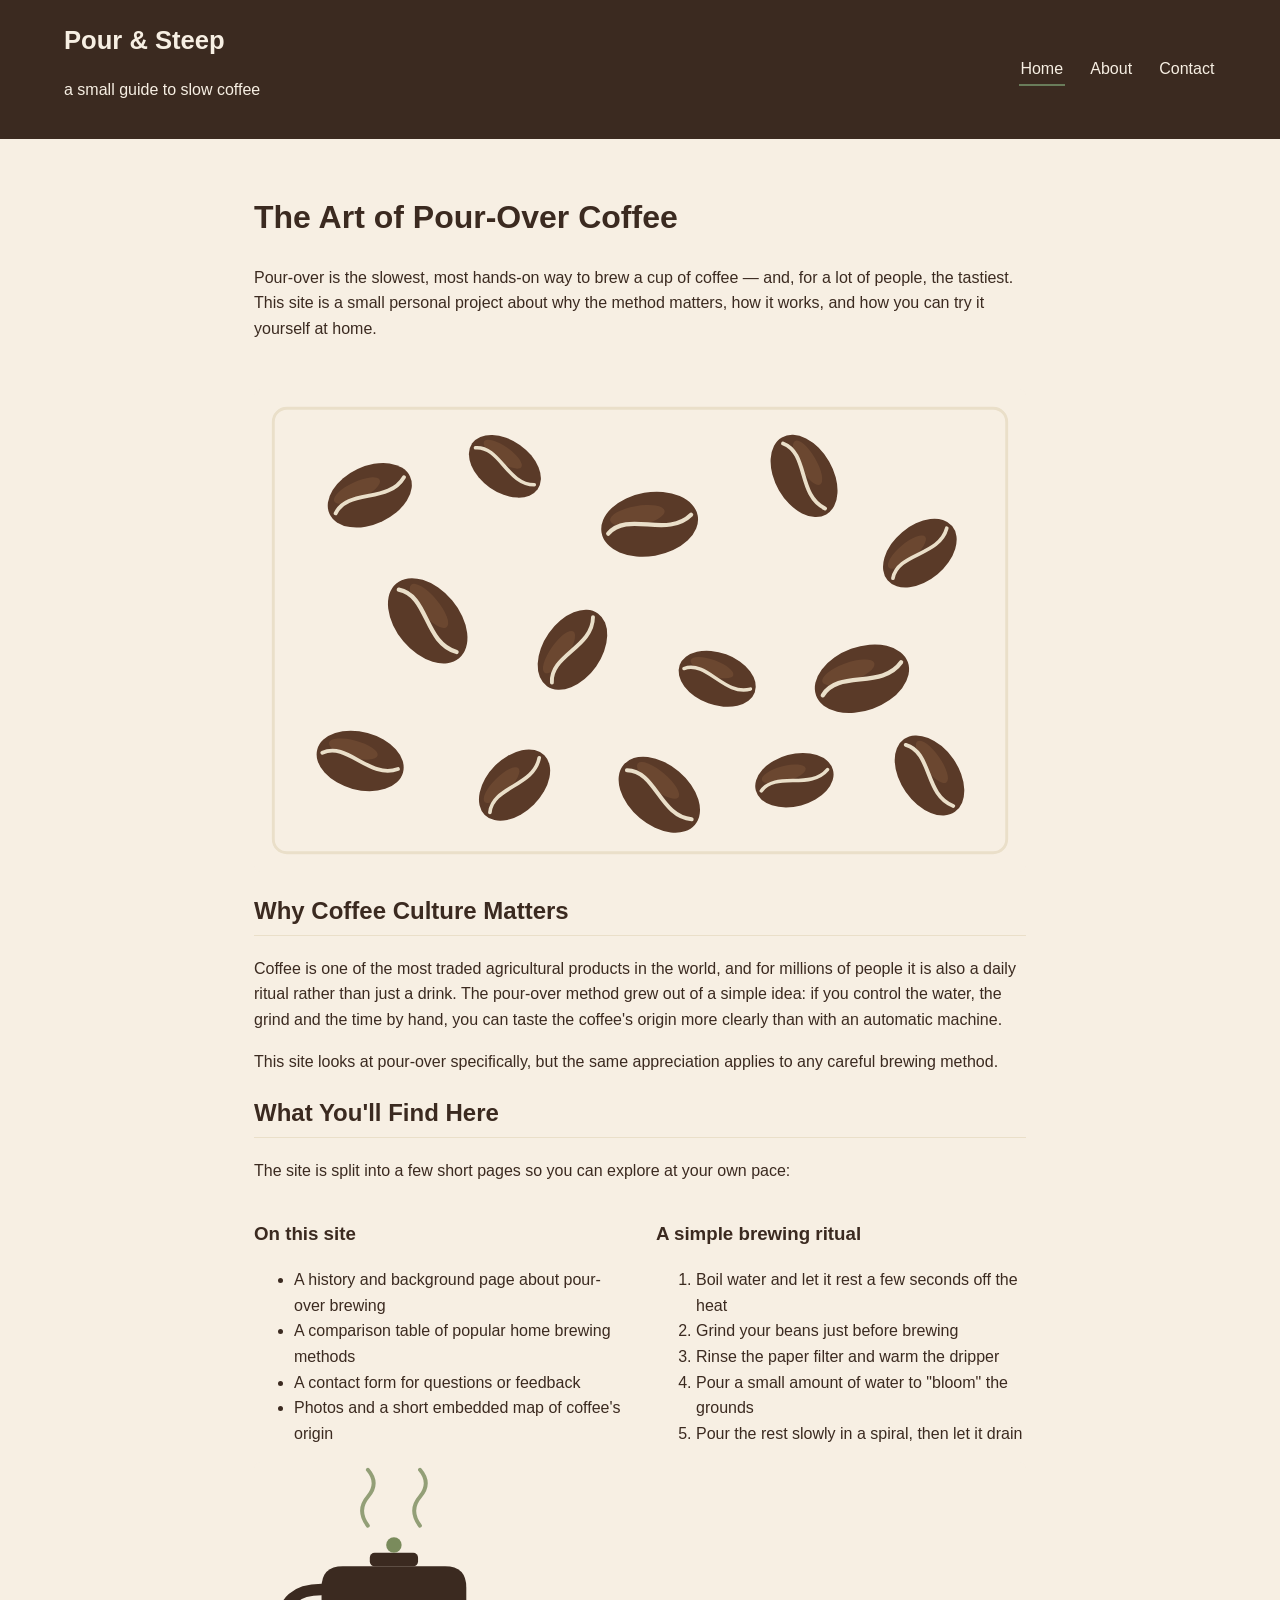
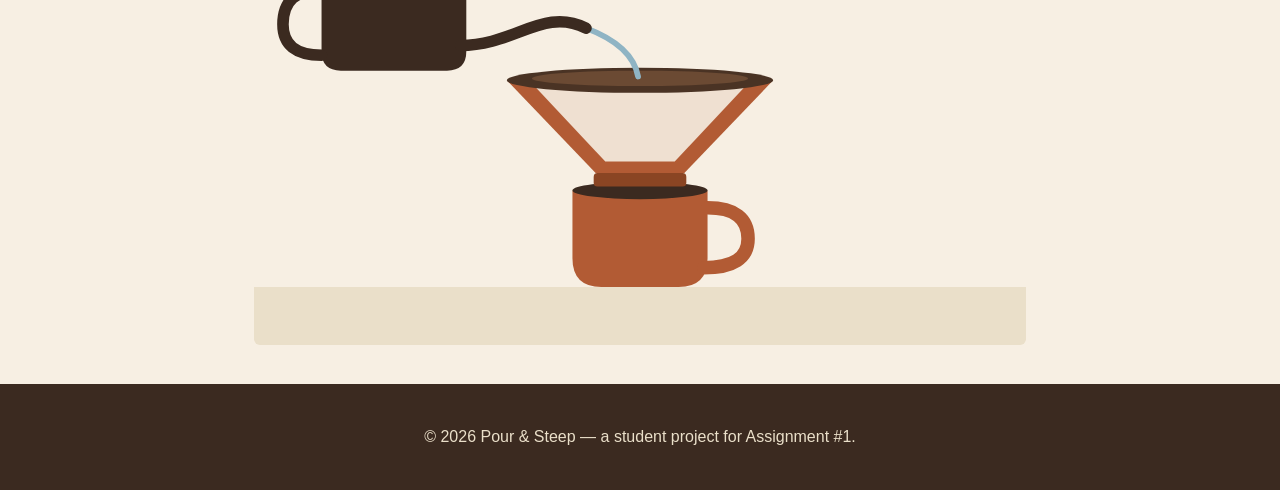
<file: Assignment1_AbduraimovBekarys/index.html>
<!DOCTYPE html>
<html lang="en">
<head>
  <meta charset="UTF-8">
  <meta name="viewport" content="width=device-width, initial-scale=1.0">
  <title>The Art of Pour-Over Coffee — Home</title>
  <link rel="stylesheet" href="css/style.css">
</head>
<body>

  <header class="site-header">
    <div>
      <a href="index.html" class="logo">Pour &amp; Steep</a>
      <p class="tagline">a small guide to slow coffee</p>
    </div>
    <nav class="main-nav" aria-label="Primary">
      <ul>
        <li><a href="index.html" class="active" aria-current="page">Home</a></li>
        <li><a href="about.html">About</a></li>
        <li><a href="contact.html">Contact</a></li>
      </ul>
    </nav>
  </header>

  <main>
    <div class="hero">
      <div class="hero-text">
        <h1>The Art of Pour-Over Coffee</h1>
        <p class="lede">Pour-over is the slowest, most hands-on way to brew a cup of coffee — and, for a lot of people, the tastiest. This site is a small personal project about why the method matters, how it works, and how you can try it yourself at home.</p>
      </div>
      <img src="images/coffee-beans.svg" alt="Scattered whole roasted coffee beans in warm brown tones on a cream background">
    </div>

    <h2>Why Coffee Culture Matters</h2>
    <p>Coffee is one of the most traded agricultural products in the world, and for millions of people it is also a daily ritual rather than just a drink. The pour-over method grew out of a simple idea: if you control the water, the grind and the time by hand, you can taste the coffee's origin more clearly than with an automatic machine.</p>
    <p>This site looks at pour-over specifically, but the same appreciation applies to any careful brewing method.</p>

    <h2>What You'll Find Here</h2>
    <p>The site is split into a few short pages so you can explore at your own pace:</p>

    <div class="two-col-lists">
      <div>
        <h3>On this site</h3>
        <ul>
          <li>A history and background page about pour-over brewing</li>
          <li>A comparison table of popular home brewing methods</li>
          <li>A contact form for questions or feedback</li>
          <li>Photos and a short embedded map of coffee's origin</li>
        </ul>
      </div>
      <div>
        <h3>A simple brewing ritual</h3>
        <ol>
          <li>Boil water and let it rest a few seconds off the heat</li>
          <li>Grind your beans just before brewing</li>
          <li>Rinse the paper filter and warm the dripper</li>
          <li>Pour a small amount of water to "bloom" the grounds</li>
          <li>Pour the rest slowly in a spiral, then let it drain</li>
        </ol>
      </div>
    </div>

    <img src="images/pour-over-setup.svg" alt="Illustration of a gooseneck kettle pouring hot water over a cone-shaped dripper on top of a mug, with steam rising">
  </main>

  <footer class="site-footer">
    <p>&copy; 2026 Pour &amp; Steep — a student project for Assignment #1.</p>
  </footer>

</body>
</html>
</file>
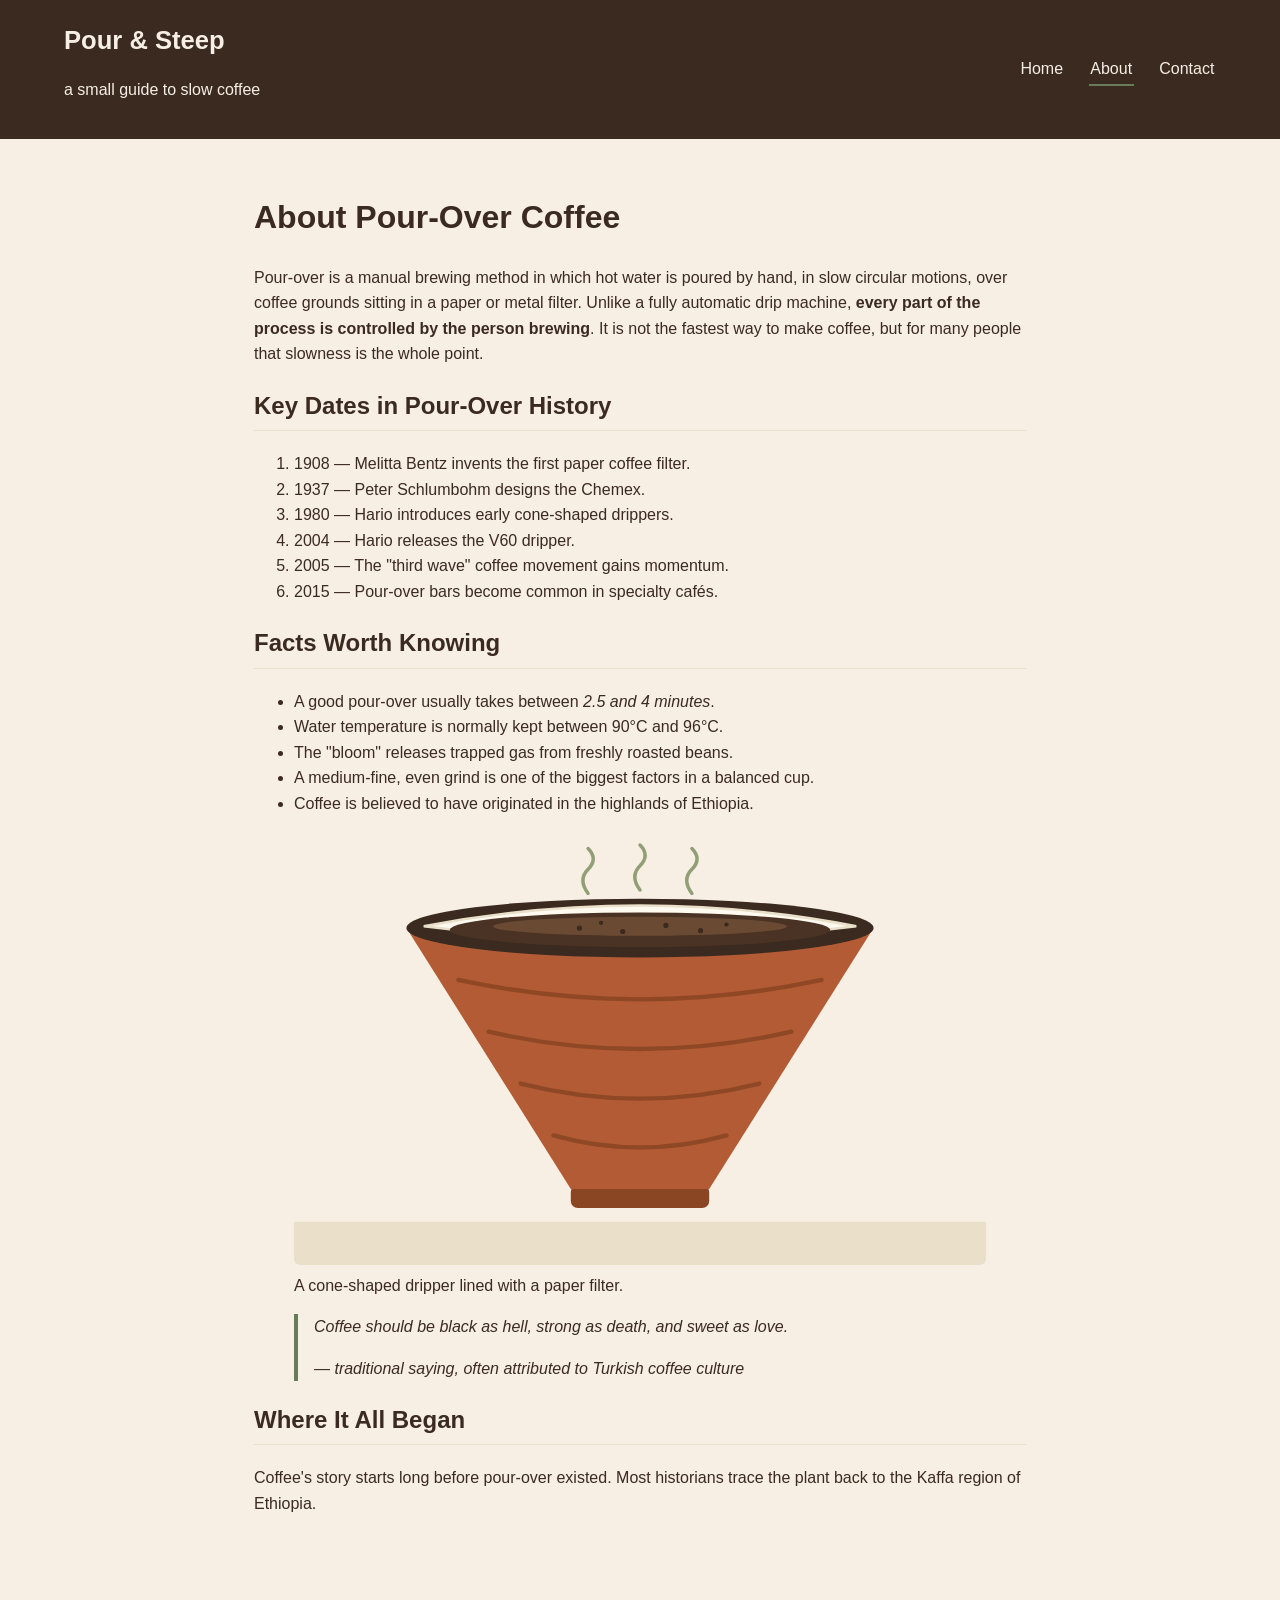
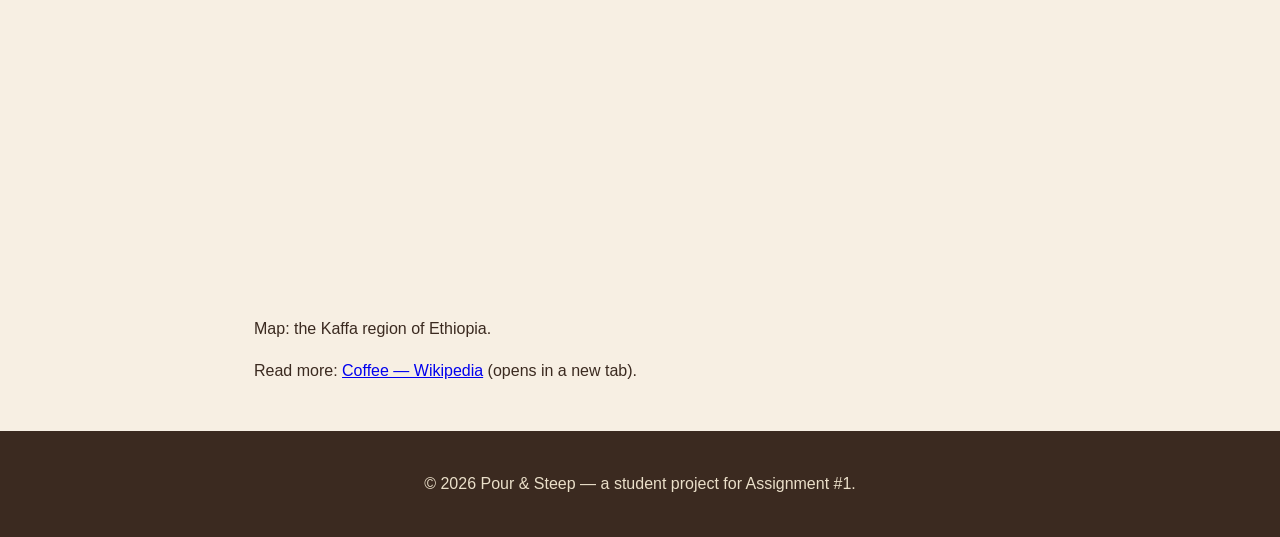
<file: Assignment1_AbduraimovBekarys/about.html>
<!DOCTYPE html>
<html lang="en">
<head>
  <meta charset="UTF-8">
  <meta name="viewport" content="width=device-width, initial-scale=1.0">
  <title>About Pour-Over Coffee — Pour &amp; Steep</title>
  <link rel="stylesheet" href="css/style.css">
</head>
<body>

  <header class="site-header">
    <div>
      <a href="index.html" class="logo">Pour &amp; Steep</a>
      <p class="tagline">a small guide to slow coffee</p>
    </div>
    <nav class="main-nav" aria-label="Primary">
      <ul>
        <li><a href="index.html">Home</a></li>
        <li><a href="about.html" class="active" aria-current="page">About</a></li>
        <li><a href="contact.html">Contact</a></li>
      </ul>
    </nav>
  </header>

  <main>
    <h1>About Pour-Over Coffee</h1>
    <p>Pour-over is a manual brewing method in which hot water is poured by hand, in slow circular motions, over coffee grounds sitting in a paper or metal filter. Unlike a fully automatic drip machine, <strong>every part of the process is controlled by the person brewing</strong>. It is not the fastest way to make coffee, but for many people that slowness is the whole point.</p>

    <h2>Key Dates in Pour-Over History</h2>
    <ol>
      <li><time datetime="1908">1908</time> — Melitta Bentz invents the first paper coffee filter.</li>
      <li><time datetime="1937">1937</time> — Peter Schlumbohm designs the Chemex.</li>
      <li><time datetime="1980">1980</time> — Hario introduces early cone-shaped drippers.</li>
      <li><time datetime="2004">2004</time> — Hario releases the V60 dripper.</li>
      <li><time datetime="2005">2005</time> — The "third wave" coffee movement gains momentum.</li>
      <li><time datetime="2015">2015</time> — Pour-over bars become common in specialty cafés.</li>
    </ol>

    <h2>Facts Worth Knowing</h2>
    <ul>
      <li>A good pour-over usually takes between <em>2.5 and 4 minutes</em>.</li>
      <li>Water temperature is normally kept between 90°C and 96°C.</li>
      <li>The "bloom" releases trapped gas from freshly roasted beans.</li>
      <li>A medium-fine, even grind is one of the biggest factors in a balanced cup.</li>
      <li>Coffee is believed to have originated in the highlands of Ethiopia.</li>
    </ul>

    <figure>
      <img src="images/v60-closeup.svg" alt="Close-up illustration of a cone-shaped dripper lined with a paper filter and coffee grounds inside">
      <figcaption>A cone-shaped dripper lined with a paper filter.</figcaption>
    </figure>

    <blockquote>
      <p>Coffee should be black as hell, strong as death, and sweet as love.</p>
      <footer>— traditional saying, often attributed to Turkish coffee culture</footer>
    </blockquote>

    <h2>Where It All Began</h2>
    <p>Coffee's story starts long before pour-over existed. Most historians trace the plant back to the Kaffa region of Ethiopia.</p>

    <div class="media-embed">
      <iframe
        src="https://www.google.com/maps?q=Kaffa+Zone,+Ethiopia&output=embed"
        title="Map of the Kaffa region in Ethiopia, the traditional birthplace of coffee"
        loading="lazy">
      </iframe>
      <p class="media-label">Map: the Kaffa region of Ethiopia.</p>
    </div>

    <p>Read more: <a href="https://en.wikipedia.org/wiki/Coffee" target="_blank" rel="noopener">Coffee — Wikipedia</a> (opens in a new tab).</p>
  </main>

  <footer class="site-footer">
    <p>&copy; 2026 Pour &amp; Steep — a student project for Assignment #1.</p>
  </footer>
</body>
</html>
</file>
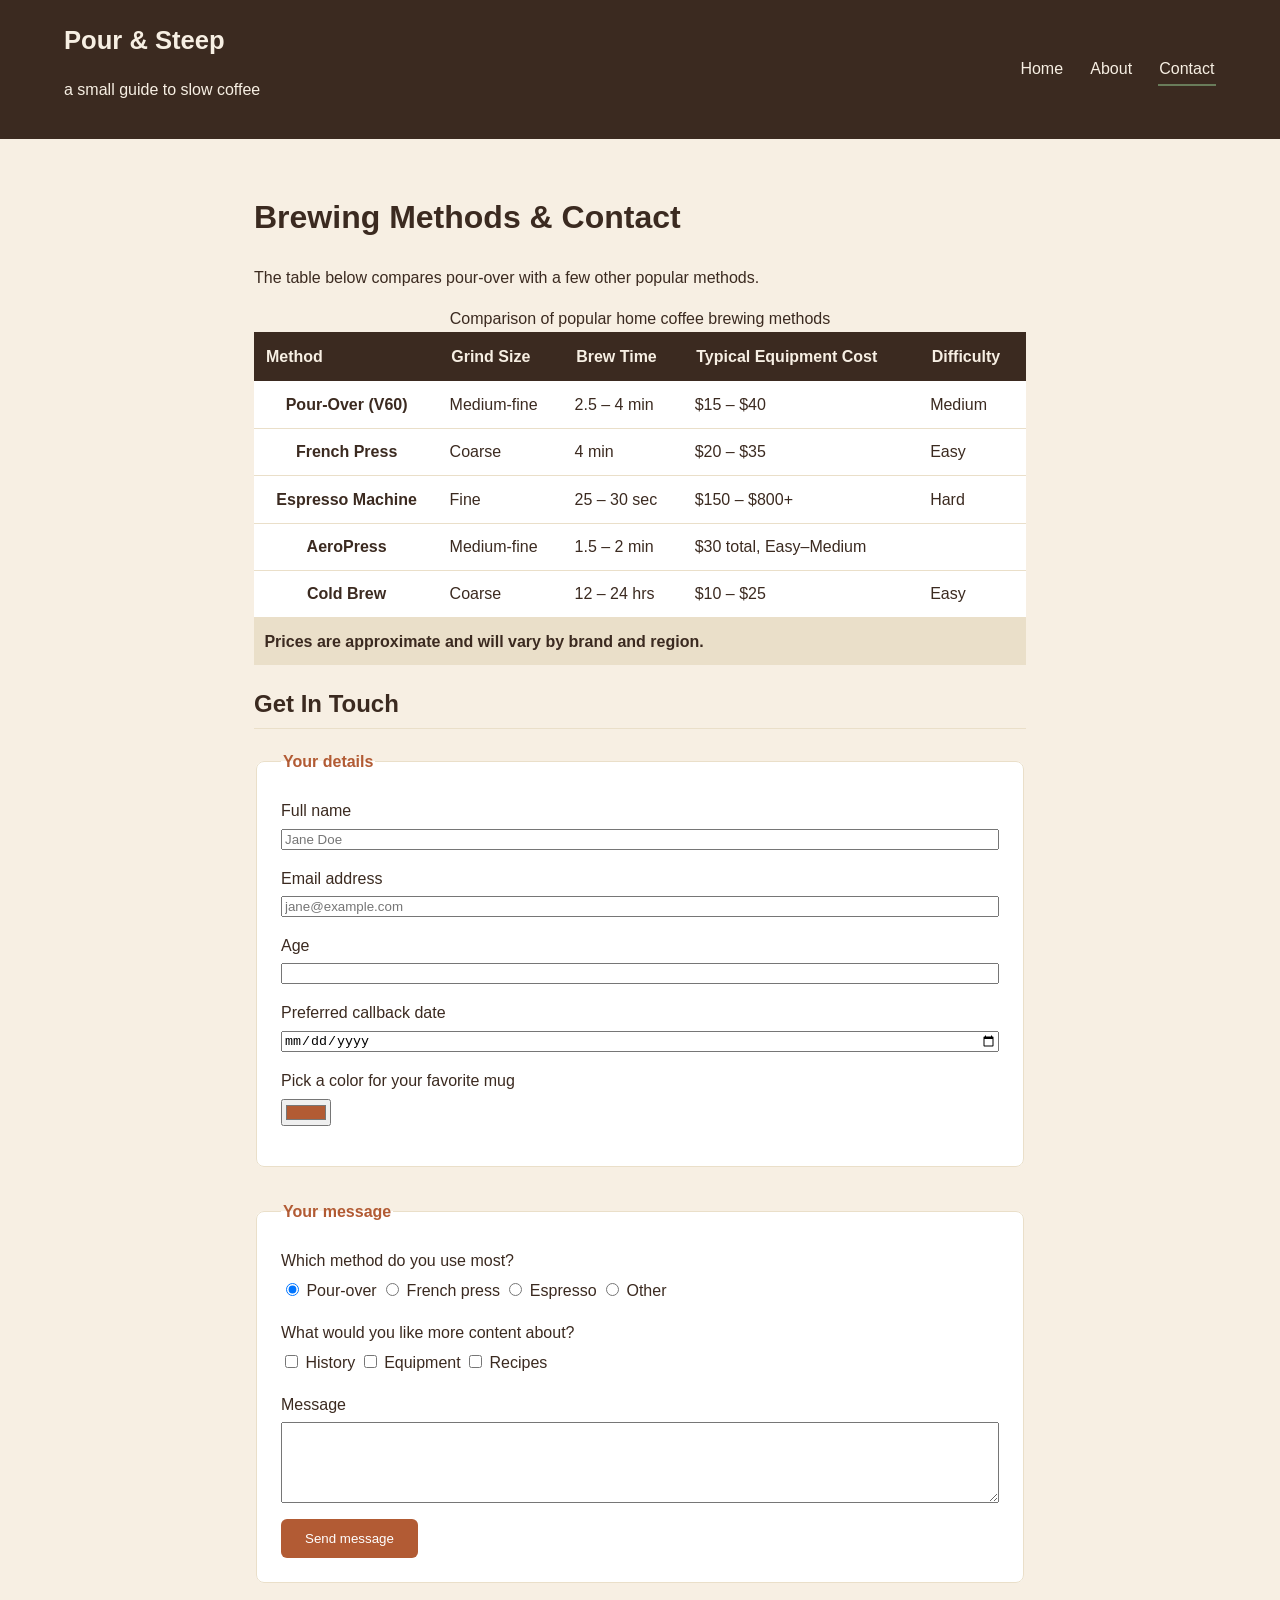
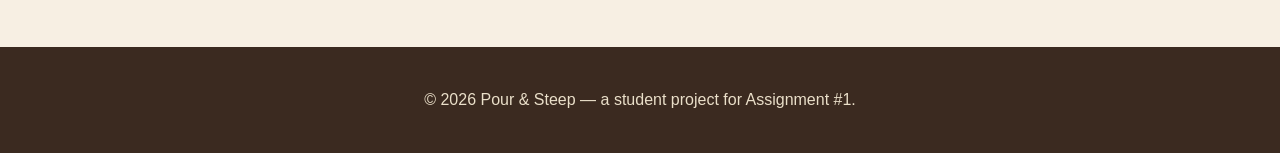
<file: Assignment1_AbduraimovBekarys/contact.html>
<!DOCTYPE html>
<html lang="en">
<head>
  <meta charset="UTF-8">
  <meta name="viewport" content="width=device-width, initial-scale=1.0">
  <title>Brewing Methods &amp; Contact — Pour &amp; Steep</title>
  <link rel="stylesheet" href="css/style.css">
</head>
<body>

  <header class="site-header">
    <div>
      <a href="index.html" class="logo">Pour &amp; Steep</a>
      <p class="tagline">a small guide to slow coffee</p>
    </div>
    <nav class="main-nav" aria-label="Primary">
      <ul>
        <li><a href="index.html">Home</a></li>
        <li><a href="about.html">About</a></li>
        <li><a href="contact.html" class="active" aria-current="page">Contact</a></li>
      </ul>
    </nav>
  </header>

  <main>
    <h1>Brewing Methods &amp; Contact</h1>
    <p>The table below compares pour-over with a few other popular methods.</p>

    <div class="table-wrapper">
      <table>
        <caption>Comparison of popular home coffee brewing methods</caption>
        <thead>
          <tr>
            <th scope="col">Method</th>
            <th scope="col">Grind Size</th>
            <th scope="col">Brew Time</th>
            <th scope="col">Typical Equipment Cost</th>
            <th scope="col">Difficulty</th>
          </tr>
        </thead>
        <tbody>
          <tr>
            <th scope="row">Pour-Over (V60)</th>
            <td>Medium-fine</td>
            <td>2.5 – 4 min</td>
            <td>$15 – $40</td>
            <td>Medium</td>
          </tr>
          <tr>
            <th scope="row">French Press</th>
            <td>Coarse</td>
            <td>4 min</td>
            <td>$20 – $35</td>
            <td>Easy</td>
          </tr>
          <tr>
            <th scope="row">Espresso Machine</th>
            <td>Fine</td>
            <td>25 – 30 sec</td>
            <td>$150 – $800+</td>
            <td>Hard</td>
          </tr>
          <tr>
            <th scope="row">AeroPress</th>
            <td>Medium-fine</td>
            <td>1.5 – 2 min</td>
            <td colspan="2">$30 total, Easy–Medium</td>
          </tr>
          <tr>
            <th scope="row">Cold Brew</th>
            <td>Coarse</td>
            <td>12 – 24 hrs</td>
            <td>$10 – $25</td>
            <td>Easy</td>
          </tr>
        </tbody>
        <tfoot>
          <tr>
            <td colspan="5">Prices are approximate and will vary by brand and region.</td>
          </tr>
        </tfoot>
      </table>
    </div>

    <h2>Get In Touch</h2>
    <form action="#" method="post">
      <fieldset>
        <legend>Your details</legend>

        <div class="form-row">
          <label for="full-name">Full name</label>
          <input type="text" id="full-name" name="full-name" placeholder="Jane Doe" required>
        </div>

        <div class="form-row">
          <label for="email">Email address</label>
          <input type="email" id="email" name="email" placeholder="jane@example.com" required>
        </div>

        <div class="form-row">
          <label for="age">Age</label>
          <input type="number" id="age" name="age" min="13" max="110">
        </div>

        <div class="form-row">
          <label for="visit-date">Preferred callback date</label>
          <input type="date" id="visit-date" name="visit-date">
        </div>

        <div class="form-row">
          <label for="favorite-color">Pick a color for your favorite mug</label>
          <input type="color" id="favorite-color" name="favorite-color" value="#b25b34">
        </div>
      </fieldset>

      <fieldset>
        <legend>Your message</legend>

        <div class="form-row">
          <span id="brew-method-label">Which method do you use most?</span>
          <div class="radio-group">
            <label><input type="radio" name="brew-method" value="pour-over" checked> Pour-over</label>
            <label><input type="radio" name="brew-method" value="french-press"> French press</label>
            <label><input type="radio" name="brew-method" value="espresso"> Espresso</label>
            <label><input type="radio" name="brew-method" value="other"> Other</label>
          </div>
        </div>

        <div class="form-row">
          <span id="topics-label">What would you like more content about?</span>
          <div class="checkbox-group">
            <label><input type="checkbox" name="topics" value="history"> History</label>
            <label><input type="checkbox" name="topics" value="equipment"> Equipment</label>
            <label><input type="checkbox" name="topics" value="recipes"> Recipes</label>
          </div>
        </div>

        <div class="form-row">
          <label for="message">Message</label>
          <textarea id="message" name="message" rows="5" maxlength="500" required></textarea>
        </div>

        <button type="submit">Send message</button>
      </fieldset>
    </form>
  </main>

  <footer class="site-footer">
    <p>&copy; 2026 Pour &amp; Steep — a student project for Assignment #1.</p>
  </footer>

</body>
</html>
</file>
<file: Assignment1_AbduraimovBekarys/css/style.css>
:root {
  --color-espresso: #3b2a20;
  --color-cream: rgb(247, 239, 227);
  --color-rust: #b25b34;
  --color-sage: hsl(93, 16%, 42%);
  --color-cream-dark: #eadfc9;
}

* { box-sizing: border-box; }

body {
  margin: 0;
  font-family: Arial, sans-serif;
  line-height: 1.6;
  color: var(--color-espresso);
  background-color: var(--color-cream);
}

img { max-width: 100%; height: auto; border-radius: 6px; }

.site-header {
  background-color: var(--color-espresso);
  color: var(--color-cream);
  padding: 1.25rem 5%;
  display: flex;
  justify-content: space-between;
  align-items: center;
  flex-wrap: wrap;
}

.site-header .logo { font-size: 1.6rem; font-weight: bold; color: var(--color-cream); text-decoration: none; }

.main-nav ul { list-style: none; display: flex; gap: 1.5rem; margin: 0; padding: 0; }

.main-nav a {
  color: var(--color-cream);
  text-decoration: none;
  padding: 0.4rem 0.1rem;
  border-bottom: 2px solid transparent;
  transition: border-color 0.25s, letter-spacing 0.25s;
}

.main-nav a:hover { border-bottom-color: var(--color-rust); letter-spacing: 0.03em; }
.main-nav a.active { border-bottom-color: var(--color-sage); }

main { max-width: 900px; margin: 0 auto; padding: 2rem 5%; }

h1, h2 { color: var(--color-espresso); }
h2 { border-bottom: 1px solid var(--color-cream-dark); padding-bottom: 0.3rem; }

.hero { display: flex; gap: 2rem; flex-wrap: wrap; align-items: center; }
.two-col-lists { display: flex; gap: 2rem; flex-wrap: wrap; }
.two-col-lists > div { flex: 1 1 240px; }

blockquote { border-left: 4px solid var(--color-sage); padding-left: 1rem; font-style: italic; }

.media-embed iframe { width: 100%; max-width: 560px; height: 40vh; border: 0; }

table { width: 100%; border-collapse: collapse; background: white; }
thead th { background: var(--color-espresso); color: var(--color-cream); padding: 0.75rem; text-align: left; }
tbody td, tbody th { padding: 0.65rem; border-bottom: 1px solid var(--color-cream-dark); }
tfoot td { background: var(--color-cream-dark); font-weight: bold; padding: 0.65rem; }

fieldset { border: 1px solid var(--color-cream-dark); border-radius: 8px; padding: 1.5rem; margin-bottom: 2rem; background: white; }
legend { color: var(--color-rust); font-weight: bold; }

.form-row { margin-bottom: 1rem; display: flex; flex-direction: column; gap: 0.3rem; }

input:focus, textarea:focus {
  outline: 3px solid var(--color-sage);
}

button[type="submit"] {
  background: var(--color-rust);
  color: white;
  border: none;
  padding: 0.75rem 1.5rem;
  border-radius: 6px;
  cursor: pointer;
}

.site-footer { background: var(--color-espresso); color: var(--color-cream-dark); text-align: center; padding: 1.5rem 5%; }
</file>
